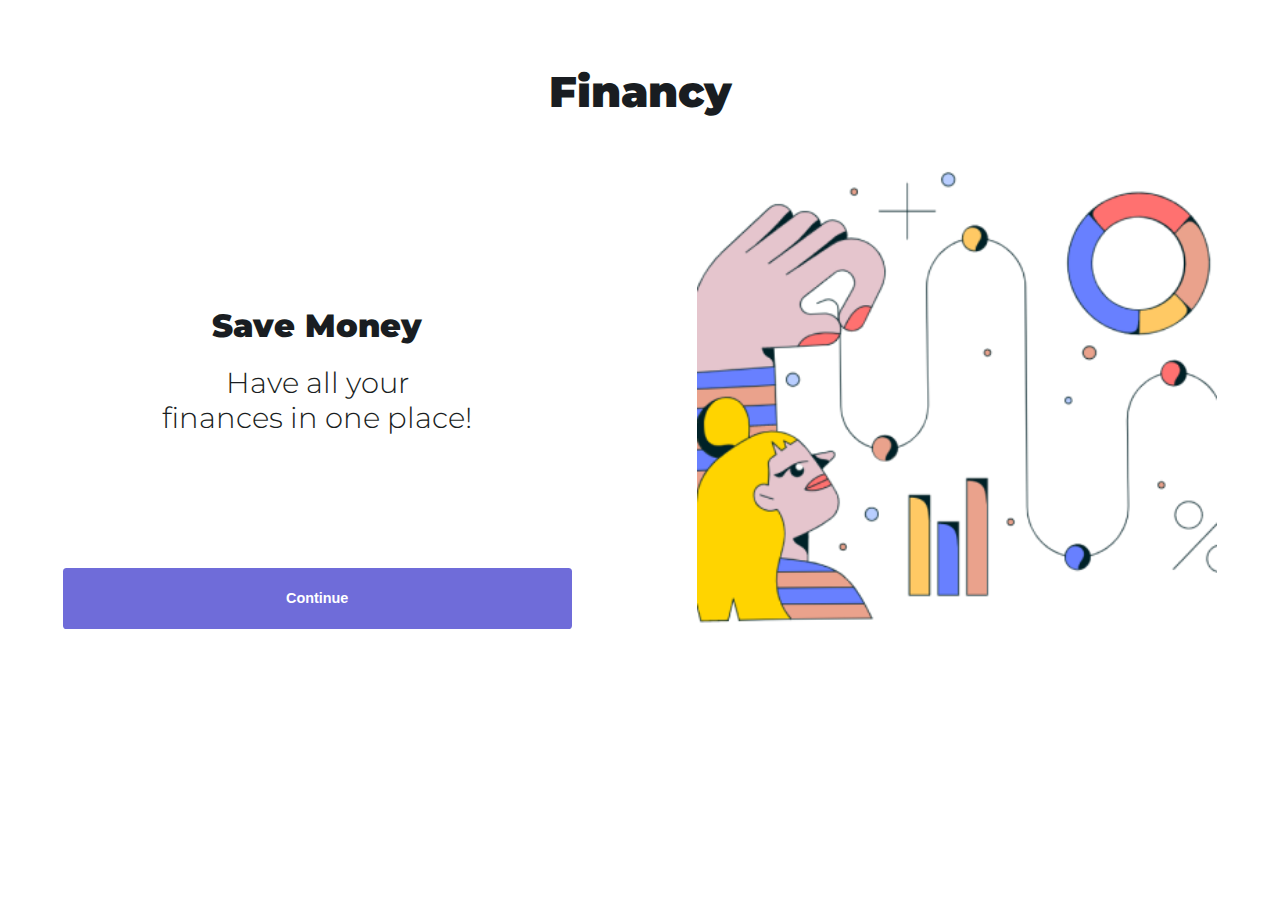
<file: index.html>
<!DOCTYPE html>
<html lang="en">
  <head>
    <meta charset="UTF-8" />
    <meta http-equiv="X-UA-Compatible" content="IE=edge" />
    <meta name="viewport" content="width=device-width, initial-scale=1.0" />
    <link rel="stylesheet" href="style.css" />
    <title>Financy</title>
  </head>
  <body>
    <header>
      <h1>Financy</h1>
    </header>
    <main>
      <div class="land-image">
        <img src="images/Currency Crush Graphs.png" alt="land" / width="100%">
      </div>
      <div class="land-text">
        <h2>Save Money</h2>
        <h3>
          Have all your <br />
          finances in one place!
        </h3>
        <a href="./home/home.html"
          ><button class="main-button">Continue</button>
        </a>
      </div>
    </main>
  </body>
</html>
</file>
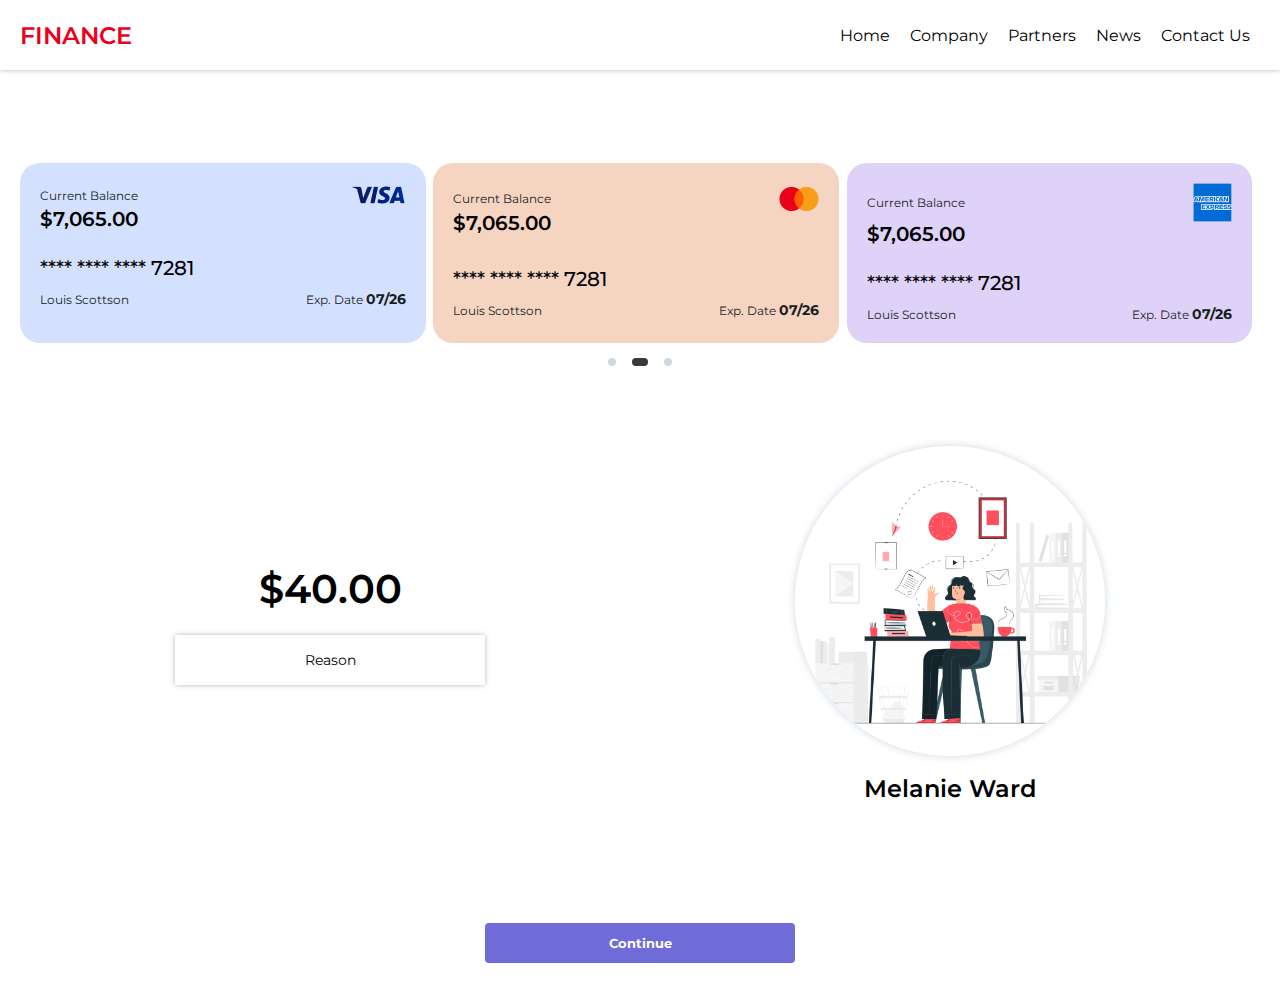
<file: sendMoney/index.html>
<!DOCTYPE html>
<html lang="en">
<head>
    <!-- meta tags -->
    <meta charset="UTF-8">
    <meta http-equiv="X-UA-Compatible" content="IE=edge">
    <meta name="viewport" content="width=device-width, initial-scale=1.0">
    <title>Send Money</title>
    <!-- links style -->
    <link rel="stylesheet" href="https://pro.fontawesome.com/releases/v5.10.0/css/all.css" integrity="sha384-AYmEC3Yw5cVb3ZcuHtOA93w35dYTsvhLPVnYs9eStHfGJvOvKxVfELGroGkvsg+p" crossorigin="anonymous"/>
    <link rel="stylesheet" href="sendMoney.css">
</head>
<body>
    <header class="header-send-money">
        <section class="send-money">
            <a href="#" class="icon"><i class="fas fa-arrow-left"></i></a>
            <h1>Send Money</h1>
        </section>

        <nav class="navbar">
            <div class="logo">FINANCE</div>
            <div class="items">
                <a href="#" class="nav-item">Home</a>
                <a href="#" class="nav-item">Company</a>
                <a href="#" class="nav-item">Partners</a>
                <a href="#" class="nav-item">News</a>
                <a href="#" class="nav-item">Contact Us</a>
            </div>
        </nav>
    </header>

    <main>
        <section class="cards">
            <div class="boxes">
                <div class="box box-1">
                    <div class="balance">
                        <div class="current">
                            <span class="current-balance">Current Balance</span>
                            <img src="img/payment1.png" alt="">
                        </div>

                        <span class="price">$7,065.00</span>
                    </div>
                    <div class="num-security">
                        <div class="num">**** **** **** 7281</div>
                        <div class="exp-date">
                            <span class="louis">Louis Scottson</span>
                            <p>Exp. Date <span class="date">07/26</span></p>
                        </div>
                    </div>
                </div>

                <div class="box box-2">
                    <div class="balance">
                        <div class="current">
                            <span class="current-balance">Current Balance</span>
                            <img src="img/payment2.png" alt="">
                        </div>

                        <span class="price">$7,065.00</span>
                    </div>
                    <div class="num-security">
                        <div class="num">**** **** **** 7281</div>
                        <div class="exp-date">
                            <span class="louis">Louis Scottson</span>
                            <p>Exp. Date <span class="date">07/26</span></p>
                        </div>
                    </div>
                </div>

                <div class="box box-3">
                    <div class="balance">
                        <div class="current">
                            <span class="current-balance">Current Balance</span>
                            <img src="img/payment3.png" alt="">
                        </div>

                        <span class="price">$7,065.00</span>
                    </div>
                    <div class="num-security">
                        <div class="num">**** **** **** 7281</div>
                        <div class="exp-date">
                            <span class="louis">Louis Scottson</span>
                            <p>Exp. Date <span class="date">07/26</span></p>
                        </div>
                    </div>
                </div>
            </div>

            <div class="dots">
                <div class="dot"></div>
                <div class="dot active"></div>
                <div class="dot"></div>
            </div>
        </section>

        <div class="profile-section">
            <div class="personal-info">
                <div class="img-circle">
                    <img src="img/Currency.jpg" alt="">
                </div>
                <p class="name">Melanie Ward</p>
            </div>
            <div class="amount-value">
                <div class="amount">$40.00</div>
                <div class="value">Reason</div>
            </div>
        </div>

        <div class="button-div">
            <button class="continue">Continue</button>
        </div>
    </main>
</body>
</html>
</file>
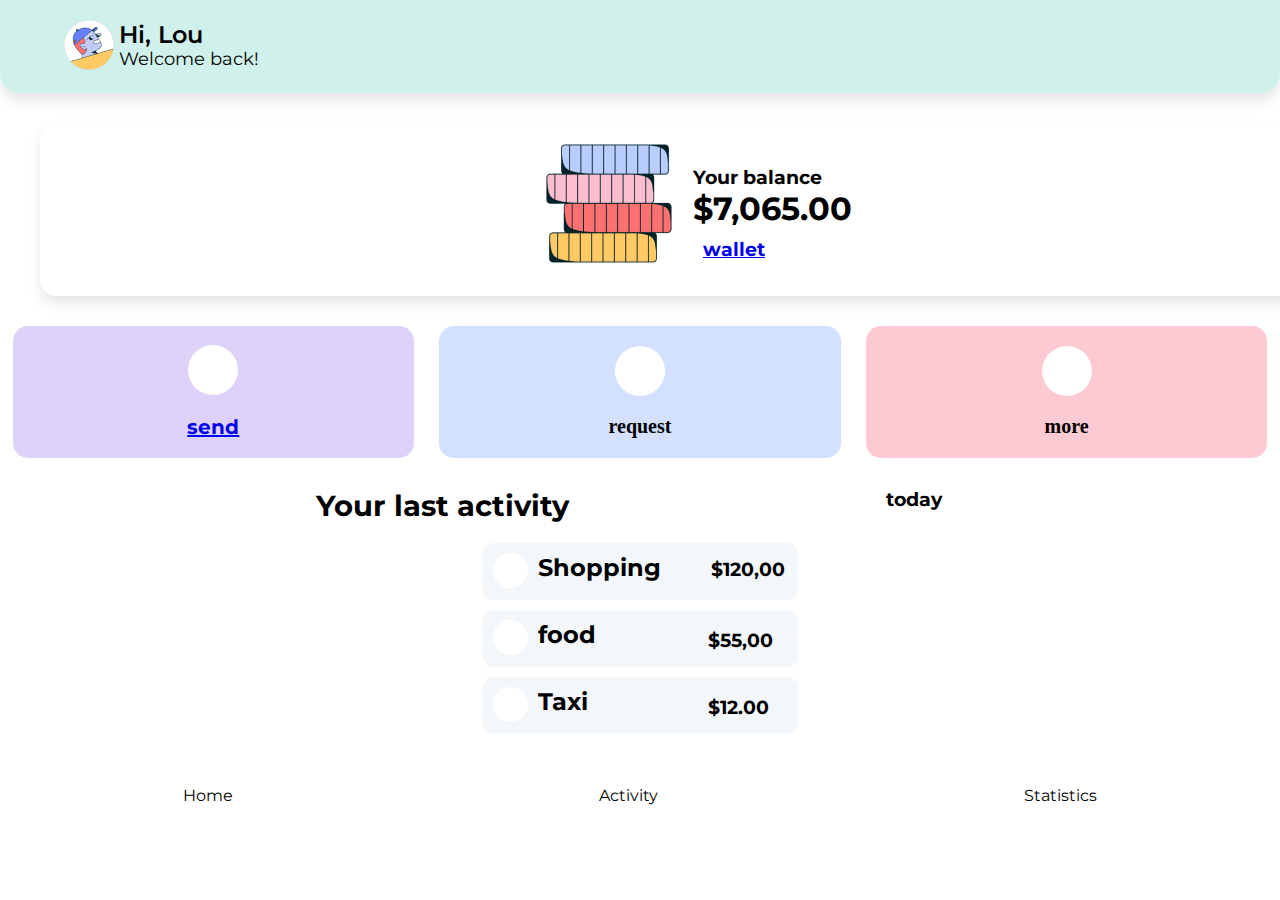
<file: home/home.html>
<!DOCTYPE html>
<html lang="en">
<head>
    <meta charset="UTF-8">
    <meta http-equiv="X-UA-Compatible" content="IE=edge">
    <meta name="viewport" content="width=device-width, initial-scale=1.0">
    <link rel="stylesheet" href="./style.css">
    <link rel="stylesheet" href="https://pro.fontawesome.com/releases/v5.10.0/css/all.css" integrity="sha384-AYmEC3Yw5cVb3ZcuHtOA93w35dYTsvhLPVnYs9eStHfGJvOvKxVfELGroGkvsg+p" crossorigin="anonymous"/>
    <title>Home</title>
</head>
<body>
    <!-- header section -->
    <header>
        <section class="header-section">
        <div class="logo-Profile">
          <figure>
            <img src="./images/Profile Pic.png" alt="" />
          </figure>
          <div class="logo">
            <h2>Hi, Lou</h2>
            <div class="welcom-back">
            <p>Welcome back!</p>
            <i class="fas fa-ellipsis-h"></i>
            </div>
          </div>
        </div>
    </section>
    </header>
    <section class="balance">
        <div class="crash-coins">
        <figure>
            <img src="./images/Currency Crush Coins (1).png" alt="" />
        </figure>
        </div>  
        <div class="your-balance" >
            <h3>Your balance</h3>
            <h1>$7,065.00<i class="fas fa-chevron-right"></i> </h1>
            <h3 class="wallet"> <i class="fas fa-wallet"></i><a href="../wallet/wallet.html">wallet </a> <i class="fal fa-chevron-right"></i></h3>
         
        </div>
    </section>

    <section class="principal" >
        <div class="Principal-button ">
            <div class="circle">
             <i class="fas fa-paper-plane"></i>
            </div>
            <div>
                <h2 class="send-massege"><a href="../sendMoney/sendMoney.html">send</a></h2>
           </div> 
        </div>

        <div class="Principal-button request-button">
            <div class="circle">
                <i class="fas fa-download"></i>
            </div>
            <div>
                <h2 class="send-massege">request</h2>
           </div> 
        </div>

        <div class="Principal-button more-button">
            <div class="circle">
            <i class="fas fa-th-large"></i>
            </div>
            <div>
                <h2 class="send-massege">more</h2>
           </div> 
        </div>
    </section>
    <section class="activity-section">
        <div class=" last-activity">
          <h1>Your last activity</h1>
        </div>
        <div>
            <h3>today <i class="fal fa-chevron-down"></i></h3>
        </div>
    </section>

    <section class="activities">
        <div class="activity-box">
            <div class="circle1">
                <i class="fas fa-shopping-bag"></i>
            </div>
           <div class="shopping">
            <h2>Shopping</h2>
        </div>
        <div>
            <h3 class="doller">$120,00</h3>
        </div>
    </section>

    <section>
        <div class="radiuse">
        <div class="activity-box">
            
            <div class="circle1">
                <i class="fas fa-shopping-cart"></i>
            </div>
           <div class="shopping">
            <h2>food</h2>
            <div class="doller1">
                <h3>$55,00</h3>
            </div>
        </div>
    </div>
    </section>
    
    <section>
        <div class="radiuse">
        <div class="activity-box">
            
            <div class="circle1">
                <i class="fas fa-map-marker-alt"></i>
            </div>
           <div class="shopping">
            <h2>Taxi</h2>
            <div class="doller1">
                <h3>$12.00</h3>
            </div>
        </div>
    </div>
    </section>


    <footer class="footer-box">
        <div>
            <i class="fas fa-home"></i>
            <span>Home</span>
        </div>
        <div>
            <i class="far fa-chart-pie-alt"></i>

            <span>Activity</span>
        </div>
        <div>
            <i class="fas fa-chart-pie-alt"></i>
            <span>Statistics</span>
        </div>

    </footer>



</body>
</html>
</file>
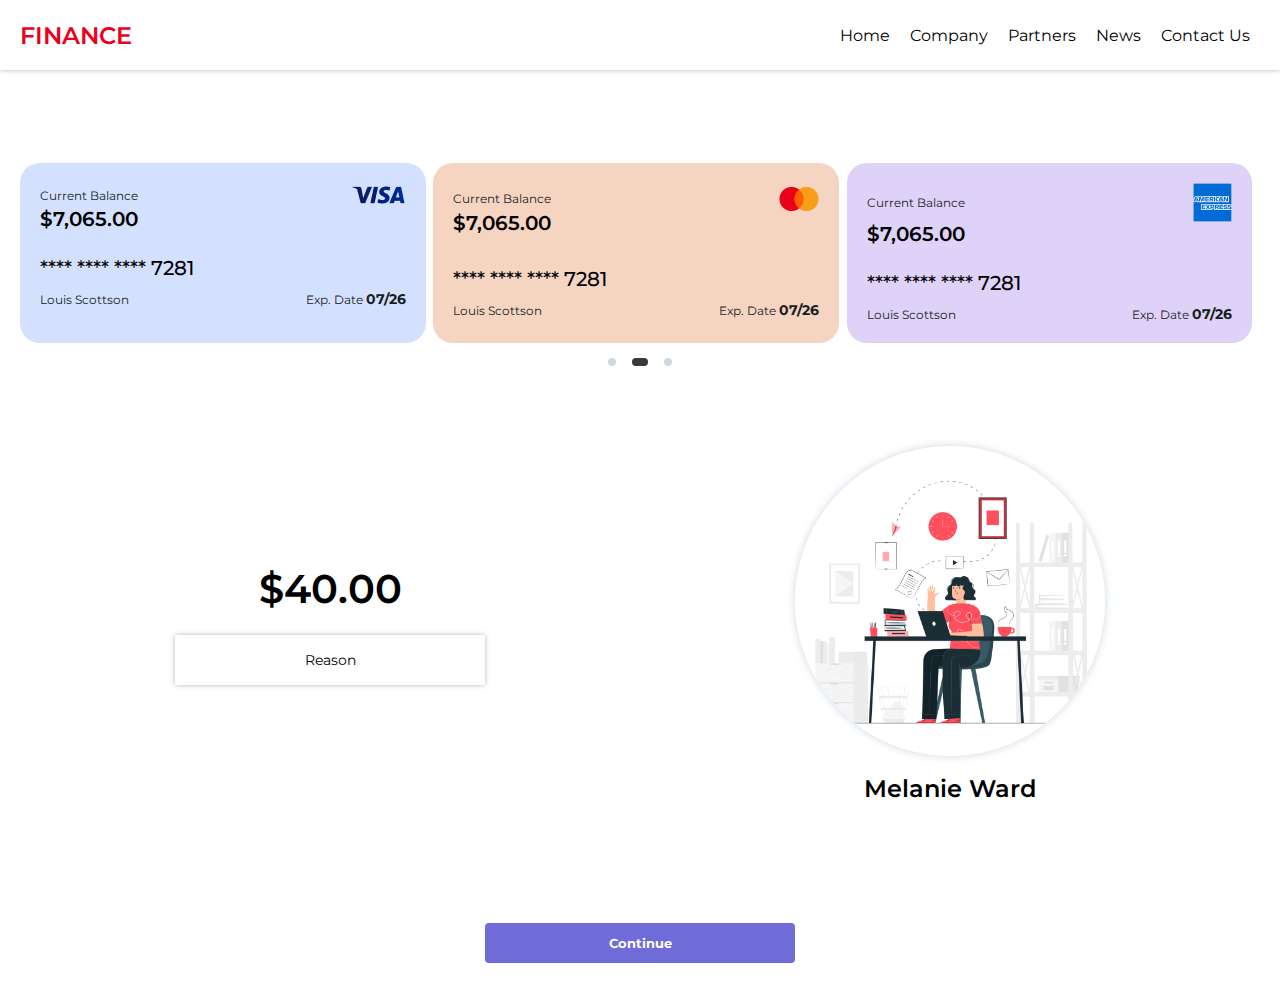
<file: sendMoney/sendMoney.html>
<!DOCTYPE html>
<html lang="en">
<head>
    <!-- meta tags -->
    <meta charset="UTF-8">
    <meta http-equiv="X-UA-Compatible" content="IE=edge">
    <meta name="viewport" content="width=device-width, initial-scale=1.0">
    <title>Send Money</title>
    <!-- links style -->
    <link rel="stylesheet" href="https://pro.fontawesome.com/releases/v5.10.0/css/all.css" integrity="sha384-AYmEC3Yw5cVb3ZcuHtOA93w35dYTsvhLPVnYs9eStHfGJvOvKxVfELGroGkvsg+p" crossorigin="anonymous"/>
    <link rel="stylesheet" href="../sendMoney/sendWallet.css">
</head>
<body>
    <header class="header-send-money">
        <section class="send-money">
            <a href="#" class="icon"><i class="fas fa-arrow-left"></i></a>
            <h1>Send Money</h1>
        </section>

        <nav class="navbar">
            <div class="logo">FINANCE</div>
            <div class="items">
                <a href="#" class="nav-item">Home</a>
                <a href="#" class="nav-item">Company</a>
                <a href="#" class="nav-item">Partners</a>
                <a href="#" class="nav-item">News</a>
                <a href="#" class="nav-item">Contact Us</a>
            </div>
        </nav>
    </header>

    <main>
        <section class="cards">
            <div class="boxes">
                <div class="box box-1">
                    <div class="balance">
                        <div class="current">
                            <span class="current-balance">Current Balance</span>
                            <img src="img/payment1.png" alt="">
                        </div>

                        <span class="price">$7,065.00</span>
                    </div>
                    <div class="num-security">
                        <div class="num">**** **** **** 7281</div>
                        <div class="exp-date">
                            <span class="louis">Louis Scottson</span>
                            <p>Exp. Date <span class="date">07/26</span></p>
                        </div>
                    </div>
                </div>

                <div class="box box-2">
                    <div class="balance">
                        <div class="current">
                            <span class="current-balance">Current Balance</span>
                            <img src="img/payment2.png" alt="">
                        </div>

                        <span class="price">$7,065.00</span>
                    </div>
                    <div class="num-security">
                        <div class="num">**** **** **** 7281</div>
                        <div class="exp-date">
                            <span class="louis">Louis Scottson</span>
                            <p>Exp. Date <span class="date">07/26</span></p>
                        </div>
                    </div>
                </div>

                <div class="box box-3">
                    <div class="balance">
                        <div class="current">
                            <span class="current-balance">Current Balance</span>
                            <img src="img/payment3.png" alt="">
                        </div>

                        <span class="price">$7,065.00</span>
                    </div>
                    <div class="num-security">
                        <div class="num">**** **** **** 7281</div>
                        <div class="exp-date">
                            <span class="louis">Louis Scottson</span>
                            <p>Exp. Date <span class="date">07/26</span></p>
                        </div>
                    </div>
                </div>
            </div>

            <div class="dots">
                <div class="dot"></div>
                <div class="dot active"></div>
                <div class="dot"></div>
            </div>
        </section>

        <div class="profile-section">
            <div class="personal-info">
                <div class="img-circle">
                    <img src="img/Currency.jpg" alt="">
                </div>
                <p class="name">Melanie Ward</p>
            </div>
            <div class="amount-value">
                <div class="amount">$40.00</div>
                <div class="value">Reason</div>
            </div>
        </div>

        <div class="button-div">
            <button class="continue">Continue</button>
        </div>
    </main>
</body>
</html>
</file>
<file: style.css>
@import url("https://fonts.googleapis.com/css2?family=Montserrat:wght@400&display=swap");
* {
  box-sizing: border-box;
  padding: 0;
  margin: 0;
}
body {
  font-family: "Montserrat", sans-serif;
}

header {
  display: flex;
  width: 100%;
  justify-content: center;
}
header h1 {
  font-size: 1.5em;
  color: #191d21;
  margin-bottom: 4em;
  padding-top: 1.5em;
  font-weight: 900;
}

main {
  display: flex;
  align-items: center;
  flex-direction: column;
}

.land-text {
  display: flex;
  flex-direction: column;
  align-items: center;
}
.land-text h2 {
  font-size: 1.5em;
  color: #191d21;
  margin: 0;
  margin-top: 1.7em;
  padding-bottom: 0.625em;
  text-align: center;
}
.land-text h3 {
  font-size: 1.125em;
  color: #191d21;

  padding-bottom: 0.625em;
  text-align: center;
}
.land-image img {
  width: 414px;
}

.main-button {
  border: none;
  border-radius: 0.25em;
  background-color: #6f6cd9;
  color: white;
  font-size: 0.9em;
  font-weight: bold;
  cursor: pointer;
  padding: 1.7em 10.5em;
  margin-top: 8em;
}
.main-button:hover {
  background-color: #00acc1;
}
.main-button a {
  text-decoration: none;
  color: white;
  text-align: center;
  margin: 3.25em 0;
}
/* 
.profile-container .profile-icon {
  align-self: flex-end;
}
.profile-container .profile-name {
  align-self: flex-end;
  margin-left: 1em;
} */

@media screen and (min-width: 1023px) {
  header {
    font-size: 1.8em;
    font-weight: bolder;
  }
  header h1 {
    margin-bottom: 1em;
  }
  main {
    display: flex;
    flex-direction: row-reverse;
    justify-content: space-around;
  }
  .land-image img {
    width: 520px;
  }

  .land-text h2 {
    font-size: 2em;
    padding-top: 2.5em;
    font-weight: 900;
  }
  .land-text h3 {
    font-size: 1.8em;
    font-weight: 300;
  }

  .main-button {
    padding: 1.55em 15.5em;
  }
}

@media (max-width: 1024px) and (min-width: 768px) {
  header h1 {
    font-size: 3.5em;
    margin-bottom: 1em;
    padding-top: 0.5em;
  }

  .land-text h2 {
    font-size: 2.5em;
    margin-top: 0.7em;
  }
  .land-text h3 {
    font-size: 1.4em;
    margin-top: 0.7em;
  }
  .land-image img {
    width: 768px;
  }

  .main-button {
    font-size: 1.4em;
    padding: 1.3em 13.5em;
    margin-top: 8em;
  }
}
</file>
<file: sendMoney/sendMoney.css>
@import url('https://fonts.googleapis.com/css2?family=Montserrat:wght@600&display=swap');

*{
    padding: 0%;
    margin: 0;
    box-sizing: border-box;
}
a{
    text-decoration: none;
    list-style: none;
}
html{
    scroll-behavior: smooth;
}
.send-money{
    width: 100%;
    height: 58px;
    position: fixed;
    top: 0;
    font-family: 'Montserrat', sans-serif;
    display: flex;
    align-items: center;
    background: #fff;
    z-index: 100;
    padding: 20px;
    box-shadow: 0px 0 5px #ACB8C2;
}
.send-money h1{
    text-align: center;
    width: 100%;
    font-size: 20px;
}
.icon {
    color: #000;
}
main{
    position: relative;
    top: 58px;
    padding: 20px;
}
.cards{
    display: flex;
    align-items: center;
    justify-content: center;
    flex-direction: column;
}
.boxes{
    display: flex;
    width: 100%;
    flex-wrap: wrap;
}
.box{
    width: 100%;
    padding: 25px 20px;
    background: #F5D4C1;
    border-radius: 20px;
    margin: 15px 0;
    display: flex;
    flex-direction: column;
    justify-content: space-around;
    padding: 20px;

}
.box-2{
    background: #D3E1FF;
}
.box-3{
    background: #DED2F9;
}
.box-2, .box-3{
    display: none;
}
.balance{
    display: flex;
    flex-direction: column;
    margin-bottom: 25px;
}
.current{
    display: flex;
    align-items: center;
    justify-content: space-between;
    font-size: 12px;
    font-family: 'Montserrat';
    color: #191D21;
    font-weight: 400;
}
.price{
    font-size: 20px;
    font-family: 'Montserrat', sans-serif;
    font-weight: 600;
}
.num-security{
    display: flex;
    flex-direction: column;
}
.num{
    font-size: 20px;
    font-family: 'Montserrat', sans-serif;
    font-weight: 500;
    padding-bottom: 10px;
}
.exp-date{
    display: flex;
    align-items: center;
    justify-content: space-between;
    font-size: 12px;
    font-family: 'Montserrat';
    color: #191D21;
    font-weight: 400;
}
.exp-date .date{
    font-weight: bold;
    font-size: 14px;
}

.dots{
    display: flex;
}
.dot{
    width: 8px;
    height: 8px;
    border-radius: 50%;
    background: #CDD9E3;
    margin: 0 8px;
}
.dots .active{
    width: 16px;
    height: 8px;
    border-radius: 4px;
    background-color: #393939;
}

.profile-section{
    padding: 40px 0;
    display: flex;
    align-items: center;
    justify-content: center;
    flex-direction: column;
}

.personal-info{
    display: flex;
    flex-direction: column;
    justify-content: center;
    align-items: center;
    padding: 40px 0;
}
.img-circle{
    width: 123px;
    height: 123px;
    border-radius: 50%;
    background-color: #fff;
    box-shadow: 0 0 10px #CDD9E3;
    display: flex;
    align-items: center;
    justify-content: center;
}
.img-circle img{
    width: 100%;
    height: 100%;
    border-radius: 50%;
}

.personal-info .name{
    font-family: 'Montserrat', sans-serif;
    font-weight: 600;
    font-size: 24px;
    color: #000;
    padding-top: 18px;
}
.amount-value{
    display: flex;
    flex-direction: column;
    width: 100%;
    align-items: center;
}
.amount{
    font-family: 'Montserrat', sans-serif;
    font-weight: 600;
    font-size: 40px;
    color: #000;
}
.value{
    box-shadow: 0 0 5px #ACB8C2;
    height: 50px;
    width: 100%;
    display: flex;
    align-items: center;
    justify-content: center;
    font-size: 14px;
    font-weight: 400;
    font-family: 'Montserrat', sans-serif;
    margin-top: 22px;
    cursor: pointer;
}
.button-div{
    width: 100%;
    display: flex;
    justify-content: center;
}

.continue{
    padding: 8px 0;
    height: 40px;
    font-family: 'Montserrat', sans-serif;
    font-weight: bold;
    color: #fff;
    width: 100%;
    margin-top: 40px;
    background: #6F6CD9;
    outline: none;
    border: none;
    border-radius: 4px;
    margin-bottom: 4px;
    cursor: pointer;
}

.navbar{
    display: none;
}
/* media query */
@media(min-width: 425px) and (max-width: 768px){
    .box{
        width: calc(50% - 7.5px);
    }
    .box-1{
        margin-right: 7.5px;
    }
    .box-3{
        display: block;
        margin-left: 7.5px;
    }
    .navbar{
        display: none;
    }
    .value, .continue {
        width: 310px;
    }
}

@media(min-width:1024px){
    .navbar{
        display: block;
        width: 100%;
        height: 70px;
        box-shadow: 0px 0 5px #ACB8C2;
        display: flex;
        justify-content: space-between;
        align-items: center;
        padding: 0 20px;
    }
    .navbar .logo{
        width: 30%;
        font-size: 24px;
        font-family: 'Montserrat', sans-serif;
        font-weight: 600;
        color: #EB001B;
    }
    .navbar .items{
        width: 70%;
        display: flex;
        justify-content: flex-end;
        font-size: 16px;
        font-family: 'Montserrat', sans-serif;
        font-weight: 400;
    }
    .nav-item{
        padding: 0 10px;
        color: #000;
    }
    .send-money{
        display: none;
    }
    .box{
        width: calc(33.3333% - 7.5px);
    }
    .box-1{
        order: 2;
    }
    .box-3{
        display: block;
        margin-left: 7.5px;
        order: 3;
    }
    .box-2{
        display: block;
        margin-right: 7.5px;
        order: 1;
    }
    .profile-section {
        flex-direction: row-reverse;
    }
    .personal-info{
        width: 50%;
    }
    .amount-value{
        width: 50%;
    }
    .img-circle {
        width: 50%;
        height: 100%;
    }
    .value, .continue {
        width: 310px;
    }
}
</file>
<file: home/style.css>
@import url('https://fonts.googleapis.com/css2?family=Montserrat:wght@100;400&family=Zen+Kurenaido&display=swap');

* {
  margin: 0;
  padding: 0;
  box-sizing: border-box;
  font-family: "Montserrat", sans-serif;
  transition: 1s ease all;
}
.header-section{
    width: 90%;
}
header {
    display: flex;
    background-color: #d0f1eb;
    box-shadow: 0px 8px 16px -2px rgb(0 0 0 / 12%);
    border-radius: 0px 0px 20px 20px;
    justify-content: center;
    align-items: flex-end;
    position: none;
    width: 100%;
}
.logo-Profile {
    display: flex;
    height: 93px;
    align-items: center;
    width: 100%;
}
.logo {
    width: 100%;
    padding: 0px 5px;
}
.logo h2 {
  font-style: normal;
  font-weight: 600;
  font-size: 24px;
  line-height: 108%;
}
.logo p {
  font-style: normal;
  font-weight: normal;
  font-size: 18px;
  line-height: 24px;
}

.welcom-back{
    display: flex;
    justify-content: space-between;
    width: 100%;
    
}

.crash-coins {
  position: none;
  width: 132px;
  height: 131px;
  left: 13px;
  top: 21px;
  flex: none;
  order: 0;
  flex-grow: 0;
  margin: 0px 18px;

}
.balance {
  display: flex;
  padding-left: 15px;
  padding-top: 15px;
  position: static;
  width: 323px;
  height: 173px;
  left: 0px;
  top: 0px;
  background: #ffffff;
  box-shadow: 0px 8px 16px -2px rgba(0, 0, 0, 0.12);
  border-radius: 16px;
  margin-top: 30px;
  margin-left: 40px;
}

.your-balance {
  display: flex;
  flex-direction: column;
  padding: 0px;
  position: static;
  width: 147px;
  height: 100px;
  justify-content: center;
  margin-right: 10px;
  margin-top: 30px;
}
.wallet {
  display: flex;
  flex-direction: row;
  align-items: center;
  padding: 10px 0px;

  position: none;
  width: 147px;
  height: 44px;
  left: 0px;
  top: 57px;

  border-radius: 10px;
}
.fal {
  margin-left: 22px;
}
.fas {
  position: none;
  left: 10%;
  right: 69.62%;
  top: 0%;
  bottom: 0%;
  order: 0;
  flex-grow: 0;
  margin: 0px 10px;
}
.fas{
    margin: 0px 5px;

}

.Principal-button {
display: flex;
flex-direction: column;
align-items: center;
width: 95px;
height: 132px;;
background: #DED2F9;
border-radius: 15px;
justify-content: space-evenly;
font-family: "Montserrat", sans-serif;

}
.request-button{
    background: #D3E1FF;

}
.more-button{
    background: #FDC9D2;
}
.send-massege {
  font-family: Proxima Nova;
  font-weight: bold;
  font-size: 20px;

}
.circle{
    width: 50px;
    height: 50px;
    border-radius: 50%;
    background-color:#fff;
    display: flex;
    justify-content: center;
    align-items: center;
    justify-content: space-evenly;

}

section.principal {
    display: flex;
    justify-content: space-around;
    margin: 30px 0px;
}

.activity-section
{
    display: flex;
    justify-content: space-around;
    align-items: center;
    
}
.last-activity h1{
    font-weight: bolder;
    font-size: 1.8rem;
}

.circle1{
    width: 35px;
    height: 35px;
    border-radius: 50%;
    background-color:#fff;
    display: flex;
    justify-content: center;
    align-items: center;
    
}
.activities{
display: flex;
margin-top: 20px;


}
.activity-box
{
    display: flex;
    background-color: #F4F7FA;
    width: 315px;
    height: 57px;
    border-radius: 10px;
    flex-direction: row;
    padding: 10px;
    margin: auto;
    justify-content: flex-start;
    flex-direction: row;
    
}
.radiuse{
    margin-top: 10px;
}
.shopping h2{
    display: flex;
    margin-left: 10px;
}
h3.doller {
    display: flex;
    margin-left: 50px;
    margin-top: 5px;
}
.doller1{
    display: flex;
    margin-left: 180px;
    margin-top: -20px;
}
.footer-box{
    display: flex;
    width: 375px;
    height: 94px;
    background-color: #FFFFFF;
    justify-content:space-around;
    align-items: center;
    width: 100%;
    
    
}
.footer-box div{
    display: flex;
    flex-direction: column;
    justify-content: space-between;
    height: 3rem;
    align-items: center;
}
/* Media query */
@media (min-width:769px){
    .Principal-button{
        width: 31.333%;
        margin: 0px 1%;
    }
    .balance{
        width: 100%;
        justify-content: center;
    }
    .activity-section {
        display: flex;
        justify-content: space-evenly;
        align-items: stretch;
}
</file>
<file: sendMoney/sendWallet.css>
@import url('https://fonts.googleapis.com/css2?family=Montserrat:wght@600&display=swap');

*{
    padding: 0%;
    margin: 0;
    box-sizing: border-box;
}
a{
    text-decoration: none;
    list-style: none;
}
html{
    scroll-behavior: smooth;
}
.send-money{
    width: 100%;
    height: 58px;
    position: fixed;
    top: 0;
    font-family: 'Montserrat', sans-serif;
    display: flex;
    align-items: center;
    background: #fff;
    z-index: 100;
    padding: 20px;
    box-shadow: 0px 0 5px #ACB8C2;
}
.send-money h1{
    text-align: center;
    width: 100%;
    font-size: 20px;
}
.icon {
    color: #000;
}
main{
    position: relative;
    top: 58px;
    padding: 20px;
}
.cards{
    display: flex;
    align-items: center;
    justify-content: center;
    flex-direction: column;
}
.boxes{
    display: flex;
    width: 100%;
    flex-wrap: wrap;
}
.box{
    width: 100%;
    padding: 25px 20px;
    background: #F5D4C1;
    border-radius: 20px;
    margin: 15px 0;
    display: flex;
    flex-direction: column;
    justify-content: space-around;
    padding: 20px;

}
.box-2{
    background: #D3E1FF;
}
.box-3{
    background: #DED2F9;
}
.box-2, .box-3{
    display: none;
}
.balance{
    display: flex;
    flex-direction: column;
    margin-bottom: 25px;
}
.current{
    display: flex;
    align-items: center;
    justify-content: space-between;
    font-size: 12px;
    font-family: 'Montserrat';
    color: #191D21;
    font-weight: 400;
}
.price{
    font-size: 20px;
    font-family: 'Montserrat', sans-serif;
    font-weight: 600;
}
.num-security{
    display: flex;
    flex-direction: column;
}
.num{
    font-size: 20px;
    font-family: 'Montserrat', sans-serif;
    font-weight: 500;
    padding-bottom: 10px;
}
.exp-date{
    display: flex;
    align-items: center;
    justify-content: space-between;
    font-size: 12px;
    font-family: 'Montserrat';
    color: #191D21;
    font-weight: 400;
}
.exp-date .date{
    font-weight: bold;
    font-size: 14px;
}

.dots{
    display: flex;
}
.dot{
    width: 8px;
    height: 8px;
    border-radius: 50%;
    background: #CDD9E3;
    margin: 0 8px;
}
.dots .active{
    width: 16px;
    height: 8px;
    border-radius: 4px;
    background-color: #393939;
}

.profile-section{
    padding: 40px 0;
    display: flex;
    align-items: center;
    justify-content: center;
    flex-direction: column;
}

.personal-info{
    display: flex;
    flex-direction: column;
    justify-content: center;
    align-items: center;
    padding: 40px 0;
}
.img-circle{
    width: 123px;
    height: 123px;
    border-radius: 50%;
    background-color: #fff;
    box-shadow: 0 0 10px #CDD9E3;
    display: flex;
    align-items: center;
    justify-content: center;
}
.img-circle img{
    width: 100%;
    height: 100%;
    border-radius: 50%;
}

.personal-info .name{
    font-family: 'Montserrat', sans-serif;
    font-weight: 600;
    font-size: 24px;
    color: #000;
    padding-top: 18px;
}
.amount-value{
    display: flex;
    flex-direction: column;
    width: 100%;
    align-items: center;
}
.amount{
    font-family: 'Montserrat', sans-serif;
    font-weight: 600;
    font-size: 40px;
    color: #000;
}
.value{
    box-shadow: 0 0 5px #ACB8C2;
    height: 50px;
    width: 100%;
    display: flex;
    align-items: center;
    justify-content: center;
    font-size: 14px;
    font-weight: 400;
    font-family: 'Montserrat', sans-serif;
    margin-top: 22px;
    cursor: pointer;
}
.button-div{
    width: 100%;
    display: flex;
    justify-content: center;
}

.continue{
    padding: 8px 0;
    height: 40px;
    font-family: 'Montserrat', sans-serif;
    font-weight: bold;
    color: #fff;
    width: 100%;
    margin-top: 40px;
    background: #6F6CD9;
    outline: none;
    border: none;
    border-radius: 4px;
    margin-bottom: 4px;
    cursor: pointer;
}

.navbar{
    display: none;
}
/* media query */
@media(min-width: 425px) and (max-width: 768px){
    .box{
        width: calc(50% - 7.5px);
    }
    .box-1{
        margin-right: 7.5px;
    }
    .box-3{
        display: block;
        margin-left: 7.5px;
    }
    .navbar{
        display: none;
    }
    .value, .continue {
        width: 310px;
    }
}

@media(min-width:1024px){
    .navbar{
        display: block;
        width: 100%;
        height: 70px;
        box-shadow: 0px 0 5px #ACB8C2;
        display: flex;
        justify-content: space-between;
        align-items: center;
        padding: 0 20px;
    }
    .navbar .logo{
        width: 30%;
        font-size: 24px;
        font-family: 'Montserrat', sans-serif;
        font-weight: 600;
        color: #EB001B;
    }
    .navbar .items{
        width: 70%;
        display: flex;
        justify-content: flex-end;
        font-size: 16px;
        font-family: 'Montserrat', sans-serif;
        font-weight: 400;
    }
    .nav-item{
        padding: 0 10px;
        color: #000;
    }
    .send-money{
        display: none;
    }
    .box{
        width: calc(33.3333% - 7.5px);
    }
    .box-1{
        order: 2;
    }
    .box-3{
        display: block;
        margin-left: 7.5px;
        order: 3;
    }
    .box-2{
        display: block;
        margin-right: 7.5px;
        order: 1;
    }
    .profile-section {
        flex-direction: row-reverse;
    }
    .personal-info{
        width: 50%;
    }
    .amount-value{
        width: 50%;
    }
    .img-circle {
        width: 50%;
        height: 100%;
    }
    .value, .continue {
        width: 310px;
    }
}
</file>
